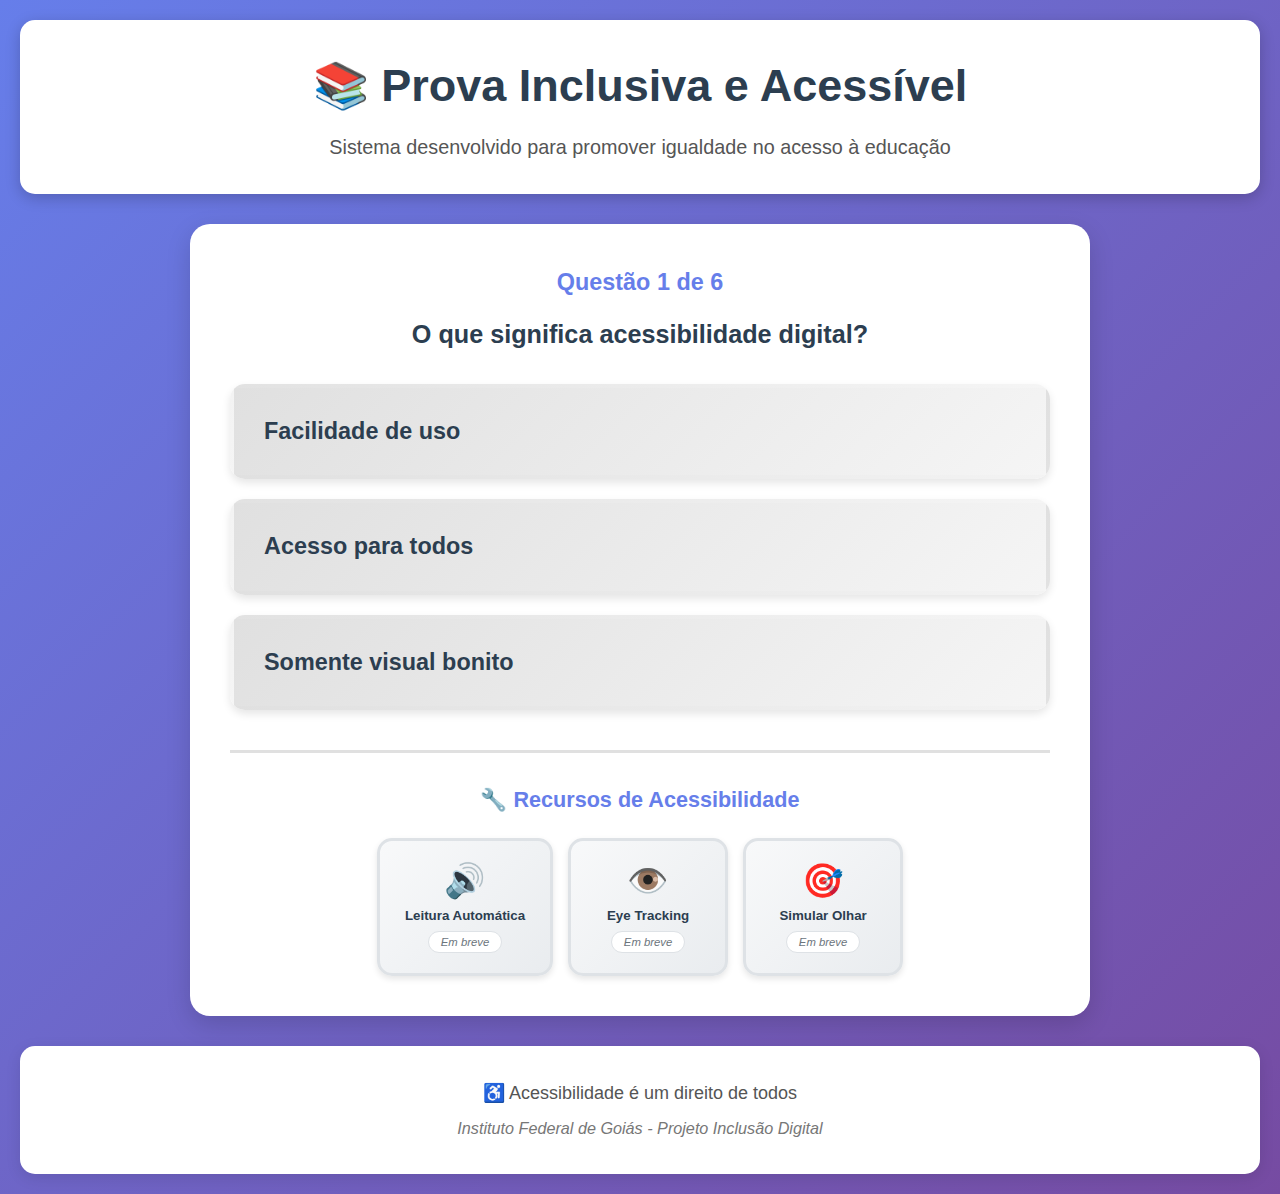
<file: index.html>
<!DOCTYPE html>
<html lang="pt-BR">
<head>
  <meta charset="utf-8" />
  <meta name="viewport" content="width=device-width,initial-scale=1" />
  <title>Prova Inclusiva e Acessível - IFG</title>
  <meta name="description" content="Sistema de avaliação acessível para pessoas com deficiência motora e labial" />
  <link rel="stylesheet" href="style.css" />
</head>
<body>
  <header>
    <h1>📚 Prova Inclusiva e Acessível</h1>
    <p class="subtitle">Sistema desenvolvido para promover igualdade no acesso à educação</p>
  </header>

  <main>
    <div id="quiz-container">
      <!-- Área da pergunta -->
      <div id="question-container"></div>
      
      <!-- Área das opções (múltipla escolha ou frases prontas) -->
      <div id="options-container"></div>
      
      <!-- Área para respostas discursivas -->
      <div id="discursiva-area" class="hidden">
        <h3>📝 Sua resposta:</h3>
        <div id="texto-discursivo" class="texto-area"></div>
        <div class="botoes-discursiva">
          <button id="limpar-btn" class="btn-secundario">🗑️ Limpar</button>
          <button id="enviar-discursiva-btn" class="btn-primario">📤 Enviar Resposta</button>
        </div>
      </div>
      
      <!-- Botão próxima pergunta -->
      <button id="next-btn" class="hidden btn-proximo">➡️ Próxima Pergunta</button>
      
      <!-- Rodapé com funcionalidades futuras -->
      <div class="quiz-footer">
        <h4>🔧 Recursos de Acessibilidade</h4>
        <div class="recursos-container">
          <button id="btn-tts" class="btn-recurso" onclick="ativarLeituraAutomatica(document.getElementById('question-container').textContent)" title="Ativar leitura automática de texto">
            <span class="icone">🔊</span>
            <span class="texto">Leitura Automática</span>
            <span class="status">Em breve</span>
          </button>
          
          <button id="btn-eye-tracking" class="btn-recurso" onclick="ativarEyeTracking()" title="Ativar controle por movimento dos olhos">
            <span class="icone">👁️</span>
            <span class="texto">Eye Tracking</span>
            <span class="status">Em breve</span>
          </button>
          
          <button id="btn-simular-olhar" class="btn-recurso" onclick="simularOlhar()" title="Modo demonstração com simulação de olhar">
            <span class="icone">🎯</span>
            <span class="texto">Simular Olhar</span>
            <span class="status">Em breve</span>
          </button>
        </div>
      </div>
    </div>

    <!-- Resultado -->
    <div id="result" class="hidden">
      <p id="score"></p>
    </div>
  </main>

  <footer>
    <p>♿ Acessibilidade é um direito de todos</p>
    <p class="info-tech">Instituto Federal de Goiás - Projeto Inclusão Digital</p>
  </footer>

  <!-- Modal de Configuração do Eye Tracking -->
  <div id="modal-eye-tracking" class="modal-overlay hidden">
    <div class="modal-container">
      <div class="modal-header">
        <h2>👁️ Configuração do Eye Tracking</h2>
        <button class="modal-close" onclick="fecharModalEyeTracking()">✕</button>
      </div>
      
      <div class="modal-body">
        <!-- Indicador de progresso -->
        <div class="progress-steps">
          <div class="step active" id="step-indicator-1">
            <div class="step-number">1</div>
            <span>Permissões</span>
          </div>
          <div class="step-line"></div>
          <div class="step" id="step-indicator-2">
            <div class="step-number">2</div>
            <span>Posicionamento</span>
          </div>
          <div class="step-line"></div>
          <div class="step" id="step-indicator-3">
            <div class="step-number">3</div>
            <span>Iluminação</span>
          </div>
          <div class="step-line"></div>
          <div class="step" id="step-indicator-4">
            <div class="step-number">4</div>
            <span>Calibração</span>
          </div>
          <div class="step-line"></div>
          <div class="step" id="step-indicator-5">
            <div class="step-number">5</div>
            <span>Teste</span>
          </div>
        </div>

        <!-- Conteúdo dos passos -->
        <div class="step-content">
          <!-- Passo 1: Permissões -->
          <div class="step-panel active" id="step-1">
            <div class="step-icon">📸</div>
            <h3>Passo 1: Permitir Acesso à Câmera</h3>
            <div class="step-description">
              <p>O navegador solicitará permissão para usar sua câmera.</p>
              <div class="instruction-box">
                <ul>
                  <li>✅ Clique em <strong>"Permitir"</strong> quando solicitado</li>
                  <li>🔒 Seus dados não serão gravados ou enviados</li>
                  <li>💻 O processamento é feito localmente no navegador</li>
                </ul>
              </div>
              <div class="warning-box">
                <strong>⚠️ Importante:</strong> Sem acesso à câmera, o Eye Tracking não funcionará.
              </div>
            </div>
          </div>

          <!-- Passo 2: Posicionamento -->
          <div class="step-panel" id="step-2">
            <div class="step-icon">📏</div>
            <h3>Passo 2: Posicionamento Correto</h3>
            <div class="step-description">
              <div class="positioning-guide">
                <img src="data:image/svg+xml,%3Csvg xmlns='http://www.w3.org/2000/svg' viewBox='0 0 400 300'%3E%3Crect fill='%23f0f0f0' width='400' height='300'/%3E%3Crect x='50' y='20' width='300' height='180' fill='%23667eea' rx='10'/%3E%3Crect x='70' y='40' width='260' height='140' fill='%23e0e0e0'/%3E%3Ccircle cx='200' cy='240' r='30' fill='%23ff9800'/%3E%3Cpath d='M185,235 Q200,225 215,235' stroke='%23333' fill='none' stroke-width='3'/%3E%3Ccircle cx='190' cy='230' r='5' fill='%23333'/%3E%3Ccircle cx='210' cy='230' r='5' fill='%23333'/%3E%3Ctext x='200' y='285' text-anchor='middle' font-size='14' fill='%23333'%3E50-70cm%3C/text%3E%3C/svg%3E" alt="Posicionamento" class="guide-image">
              </div>
              <div class="instruction-box">
                <ul>
                  <li>📐 <strong>Distância:</strong> 50-70 cm da tela</li>
                  <li>👤 <strong>Altura:</strong> Rosto centralizado com a tela</li>
                  <li>🪑 <strong>Postura:</strong> Sente-se confortavelmente e ereto</li>
                  <li>📷 <strong>Câmera:</strong> Na altura dos olhos</li>
                </ul>
              </div>
              <div class="tip-box">
                <strong>💡 Dica:</strong> Use um suporte para notebook ou ajuste a altura do monitor.
              </div>
            </div>
          </div>

          <!-- Passo 3: Iluminação -->
          <div class="step-panel" id="step-3">
            <div class="step-icon">💡</div>
            <h3>Passo 3: Iluminação Adequada</h3>
            <div class="step-description">
              <div class="lighting-examples">
                <div class="lighting-card good">
                  <div class="card-icon">✅</div>
                  <h4>Iluminação Boa</h4>
                  <ul>
                    <li>Luz uniforme no rosto</li>
                    <li>Sem sombras fortes</li>
                    <li>Luz natural ou artificial indireta</li>
                  </ul>
                </div>
                <div class="lighting-card bad">
                  <div class="card-icon">❌</div>
                  <h4>Evitar</h4>
                  <ul>
                    <li>Contraluz (janela atrás)</li>
                    <li>Sombras no rosto</li>
                    <li>Luz muito fraca ou muito forte</li>
                  </ul>
                </div>
              </div>
              <div class="instruction-box">
                <ul>
                  <li>☀️ Prefira luz natural difusa</li>
                  <li>💡 Use luz ambiente suave</li>
                  <li>🔆 Evite luz direta nos olhos</li>
                  <li>🪟 Não fique de costas para janela</li>
                </ul>
              </div>
            </div>
          </div>

          <!-- Passo 4: Calibração -->
          <div class="step-panel" id="step-4">
            <div class="step-icon">🎯</div>
            <h3>Passo 4: Processo de Calibração</h3>
            <div class="step-description">
              <p><strong>A calibração iniciará automaticamente quando você clicar em "Iniciar Eye Tracking".</strong></p>
              <div class="instruction-box">
                <h4 style="color: #667eea; margin-bottom: 10px;">📍 O que acontecerá:</h4>
                <ol>
                  <li>🔴 <strong>9 pontos vermelhos</strong> aparecerão pela tela (um de cada vez)</li>
                  <li>👀 <strong>Olhe diretamente</strong> para cada ponto que aparecer</li>
                  <li>🖱️ <strong>Clique no centro</strong> de cada ponto</li>
                  <li>⏱️ Você terá <strong>4 segundos</strong> para cada ponto</li>
                  <li>⌚ Tempo total: <strong>8 segundos de calibração</strong></li>
                  <li>✅ Mínimo recomendado: clicar em <strong>5 pontos</strong></li>
                </ol>
              </div>
              <div class="calibration-tips">
                <h4>📋 Regras IMPORTANTES durante a calibração:</h4>
                <ul>
                  <li><strong>🚫 NÃO mova a cabeça</strong> - mantenha-a completamente imóvel</li>
                  <li><strong>👁️ Mova APENAS os olhos</strong> para olhar para os pontos</li>
                  <li><strong>🎯 Olhe ANTES de clicar</strong> - olhe para o ponto, depois clique</li>
                  <li><strong>⏸️ Mantenha postura estável</strong> durante toda a calibração</li>
                  <li><strong>🔄 Pode recalibrar</strong> clicando nos pontos novamente depois</li>
                </ul>
              </div>
              <div class="warning-box">
                <strong>⚠️ Atenção:</strong> Quanto mais pontos você clicar com precisão, melhor será a detecção do seu olhar. Não tenha pressa!
              </div>
              <div class="tip-box">
                <strong>💡 Dica Pro:</strong> Se a detecção não estiver boa após a calibração, você pode clicar em vários pontos pela tela a qualquer momento para melhorar a precisão.
              </div>
            </div>
          </div>

          <!-- Passo 5: Teste -->
          <div class="step-panel" id="step-5">
            <div class="step-icon">✅</div>
            <h3>Passo 5: Pronto para Começar!</h3>
            <div class="step-description">
              <p><strong>Você está pronto para usar o Eye Tracking!</strong></p>
              <div class="success-box" style="margin: 30px 0;">
                <div style="font-size: 3em; margin-bottom: 15px;">🎉</div>
                <h3 style="color: #4caf50; margin-bottom: 15px;">Tudo Configurado!</h3>
                <p style="font-size: 1.1em; line-height: 1.6;">
                  Ao clicar em "Iniciar Eye Tracking", o processo de calibração começará automaticamente.<br><br>
                  <strong>Lembre-se:</strong> Siga os pontos vermelhos e clique neles!
                </p>
              </div>
              
              <div class="instruction-box">
                <h4 style="color: #667eea; margin-bottom: 10px;">🎯 Como usar após calibração:</h4>
                <ul>
                  <li>👁️ O ponto vermelho seguirá seu olhar pela tela</li>
                  <li>⏱️ Olhe para um botão por <strong>2 segundos</strong> para selecioná-lo</li>
                  <li>📊 Uma barra de progresso aparecerá no botão</li>
                  <li>✨ Quando completar, o botão será clicado automaticamente</li>
                </ul>
              </div>

              <div class="test-checklist">
                <h4 style="color: #2c3e50; margin-bottom: 15px;">📝 Checklist pós-calibração (marque após testar):</h4>
                <div class="checklist-item">
                  <input type="checkbox" id="test-1">
                  <label for="test-1">O ponto vermelho segue meu olhar suavemente</label>
                </div>
                <div class="checklist-item">
                  <input type="checkbox" id="test-2">
                  <label for="test-2">Consigo selecionar botões olhando para eles</label>
                </div>
                <div class="checklist-item">
                  <input type="checkbox" id="test-3">
                  <label for="test-3">A barra de progresso aparece nos botões</label>
                </div>
                <div class="checklist-item">
                  <input type="checkbox" id="test-4">
                  <label for="test-4">O sistema responde em aproximadamente 2 segundos</label>
                </div>
              </div>
              
              <div class="tip-box">
                <strong>💡 Dica Final:</strong> Se algo não funcionar bem, você pode clicar em mais pontos da tela a qualquer momento para recalibrar e melhorar a precisão.
              </div>
            </div>
          </div>
        </div>
      </div>

      <div class="modal-footer">
        <button class="btn-secondary" onclick="voltarPassoModal()" id="btn-voltar-modal">← Voltar</button>
        <button class="btn-primary" onclick="avancarPassoModal()" id="btn-avancar-modal">Próximo →</button>
        <button class="btn-success hidden" onclick="iniciarEyeTracking()" id="btn-iniciar-modal">🚀 Iniciar Eye Tracking</button>
      </div>
    </div>
  </div>

  <!-- Scripts -->
  <script src="https://webgazer.cs.brown.edu/webgazer.js"></script>
  <script src="eye-tracking.js"></script>
  <script src="script.js"></script>
</body>
</html>
</file>
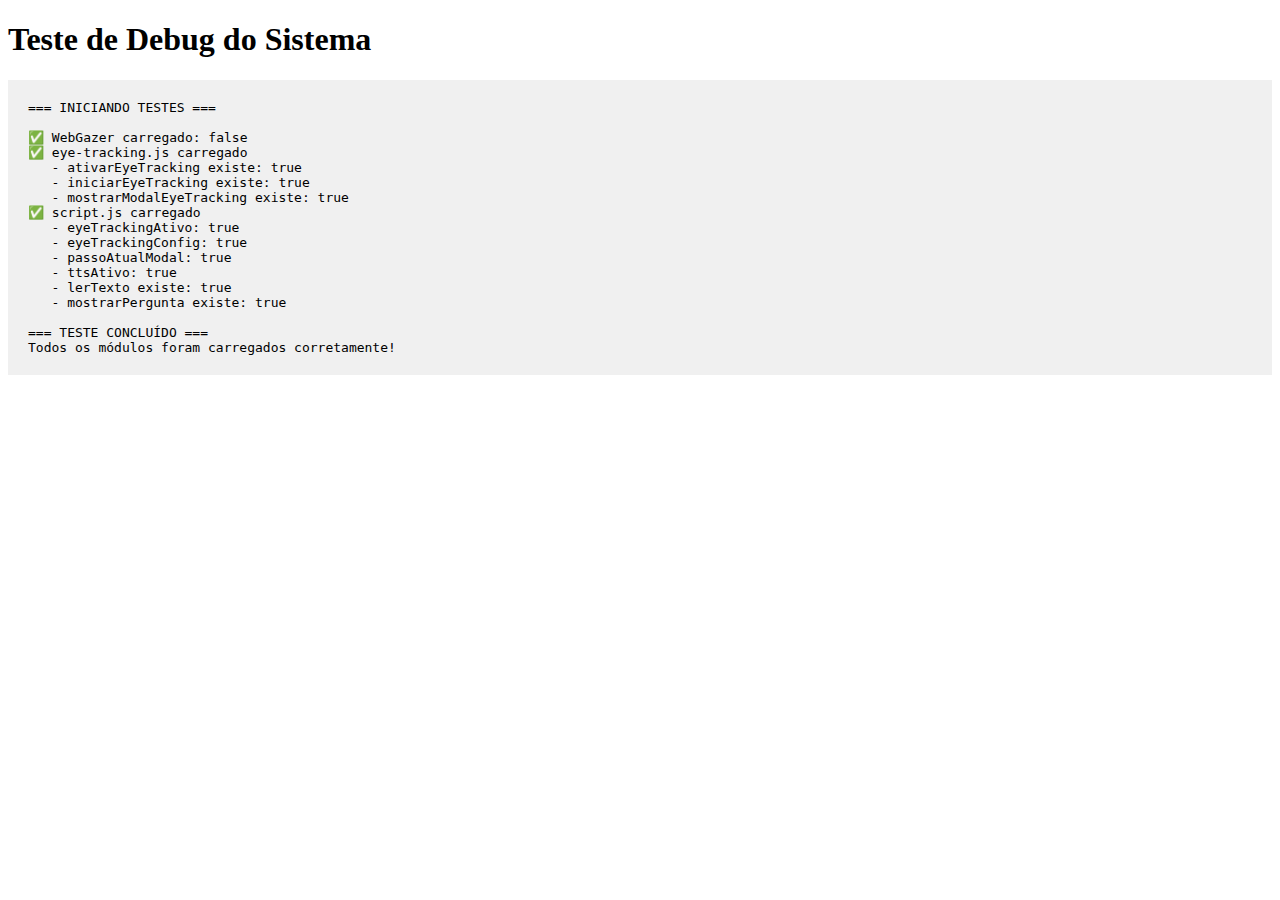
<file: test-debug.html>
<!DOCTYPE html>
<html lang="pt-BR">
<head>
  <meta charset="utf-8" />
  <title>Teste Debug - Sistema de Prova</title>
</head>
<body>
  <h1>Teste de Debug do Sistema</h1>
  <div id="log" style="font-family: monospace; white-space: pre; padding: 20px; background: #f0f0f0;"></div>

  <script>
    const log = document.getElementById('log');
    function addLog(msg) {
      log.textContent += msg + '\n';
      console.log(msg);
    }

    addLog('=== INICIANDO TESTES ===\n');
  </script>

  <!-- Carregar scripts na ordem correta -->
  <script src="https://webgazer.cs.brown.edu/webgazer.js"></script>
  <script>
    addLog('✅ WebGazer carregado: ' + (typeof webgazer !== 'undefined'));
  </script>

  <script src="eye-tracking.js"></script>
  <script>
    addLog('✅ eye-tracking.js carregado');
    addLog('   - ativarEyeTracking existe: ' + (typeof ativarEyeTracking !== 'undefined'));
    addLog('   - iniciarEyeTracking existe: ' + (typeof iniciarEyeTracking !== 'undefined'));
    addLog('   - mostrarModalEyeTracking existe: ' + (typeof mostrarModalEyeTracking !== 'undefined'));
  </script>

  <script src="script.js"></script>
  <script>
    addLog('✅ script.js carregado');
    addLog('   - eyeTrackingAtivo: ' + (typeof eyeTrackingAtivo !== 'undefined'));
    addLog('   - eyeTrackingConfig: ' + (typeof eyeTrackingConfig !== 'undefined'));
    addLog('   - passoAtualModal: ' + (typeof passoAtualModal !== 'undefined'));
    addLog('   - ttsAtivo: ' + (typeof ttsAtivo !== 'undefined'));
    addLog('   - lerTexto existe: ' + (typeof lerTexto !== 'undefined'));
    addLog('   - mostrarPergunta existe: ' + (typeof mostrarPergunta !== 'undefined'));
    
    addLog('\n=== TESTE CONCLUÍDO ===');
    addLog('Todos os módulos foram carregados corretamente!');
  </script>
</body>
</html>
</file>
<file: style.css>
/* 
 * ESTILOS PARA PROVA INCLUSIVA E ACESSÍVEL
 * Foco em: Alto contraste, botões grandes, feedback visual claro
 */

/* Reset e configuração base */
* {
  margin: 0;
  padding: 0;
  box-sizing: border-box;
}

body {
  font-family: 'Arial', 'Segoe UI', sans-serif;
  font-size: 18px;
  line-height: 1.6;
  text-align: center;
  background: linear-gradient(135deg, #667eea 0%, #764ba2 100%);
  color: #2c3e50;
  min-height: 100vh;
  padding: 20px;
  display: flex;
  flex-direction: column;
}

/* Cabeçalho */
header {
  background: white;
  padding: 30px;
  border-radius: 15px;
  box-shadow: 0 4px 15px rgba(0,0,0,0.2);
  margin-bottom: 30px;
}

h1 { 
  color: #2c3e50;
  font-size: 2.5em;
  margin-bottom: 10px;
}

.subtitle {
  color: #555;
  font-size: 1.1em;
  font-weight: 500;
}

/* Container principal */
main {
  flex: 1;
  display: flex;
  flex-direction: column;
  align-items: center;
  justify-content: center;
}

#quiz-container {
  background: white;
  padding: 40px;
  border-radius: 20px;
  box-shadow: 0 8px 25px rgba(0,0,0,0.15);
  max-width: 900px;
  width: 100%;
  min-height: 400px;
}

#question-container {
  margin-bottom: 30px;
}

#question-container h2 {
  color: #667eea;
  font-size: 1.3em;
  margin-bottom: 15px;
}

#question-container p {
  font-size: 1.4em;
  font-weight: 600;
  color: #2c3e50;
  line-height: 1.5;
}

/* Opções de múltipla escolha */
#options-container {
  display: flex;
  flex-direction: column;
  gap: 20px;
  margin: 30px 0;
}

/* Opções de múltipla escolha */
#options-container {
  display: flex;
  flex-direction: column;
  gap: 20px;
  margin: 30px 0;
}

.option {
  background: linear-gradient(135deg, #e0e0e0 0%, #f5f5f5 100%);
  padding: 25px 30px;
  border-radius: 15px;
  cursor: pointer;
  transition: all 0.3s ease;
  font-size: 1.3em;
  font-weight: 600;
  border: 4px solid transparent;
  box-shadow: 0 4px 8px rgba(0,0,0,0.1);
  text-align: left;
}

.option:hover { 
  background: linear-gradient(135deg, #d1d1d1 0%, #e8e8e8 100%);
  border-color: #667eea;
  transform: translateY(-3px);
  box-shadow: 0 6px 12px rgba(0,0,0,0.15);
}

.option:active {
  transform: translateY(0);
}

.selected { 
  background: linear-gradient(135deg, #667eea 0%, #764ba2 100%);
  color: white;
  border-color: #5568d3;
  font-weight: bold;
  transform: scale(1.02);
}

.correto {
  background: linear-gradient(135deg, #4caf50 0%, #66bb6a 100%) !important;
  color: white !important;
  border-color: #2e7d32 !important;
  animation: pulso 0.5s ease;
}

.errado {
  background: linear-gradient(135deg, #f44336 0%, #e57373 100%) !important;
  color: white !important;
  border-color: #c62828 !important;
  animation: shake 0.5s ease;
}

@keyframes pulso {
  0%, 100% { transform: scale(1); }
  50% { transform: scale(1.05); }
}

@keyframes shake {
  0%, 100% { transform: translateX(0); }
  25% { transform: translateX(-10px); }
  75% { transform: translateX(10px); }
}

/* Frases prontas (questões discursivas) */
.frase-option {
  background: linear-gradient(135deg, #fff9c4 0%, #fff59d 100%);
  padding: 20px 25px;
  border-radius: 12px;
  cursor: pointer;
  transition: all 0.3s ease;
  font-size: 1.2em;
  font-weight: 500;
  border: 3px solid #fbc02d;
  box-shadow: 0 3px 6px rgba(0,0,0,0.1);
  text-align: left;
  color: #333;
}

.frase-option:hover {
  background: linear-gradient(135deg, #fff59d 0%, #fff176 100%);
  border-color: #f9a825;
  transform: translateY(-2px);
  box-shadow: 0 5px 10px rgba(0,0,0,0.15);
}

.frase-option:active {
  transform: scale(0.98);
}

/* Área discursiva */
#discursiva-area {
  background: #f8f9fa;
  padding: 25px;
  border-radius: 15px;
  margin-top: 30px;
  border: 3px solid #667eea;
}

#discursiva-area h3 {
  color: #667eea;
  margin-bottom: 15px;
  font-size: 1.3em;
}

.texto-area {
  background: white;
  padding: 20px;
  border-radius: 10px;
  min-height: 120px;
  font-size: 1.2em;
  line-height: 1.8;
  text-align: left;
  border: 2px solid #ddd;
  margin-bottom: 20px;
  color: #333;
  font-weight: 500;
}

.botoes-discursiva {
  display: flex;
  gap: 15px;
  justify-content: center;
  flex-wrap: wrap;
}

/* Botões */
.btn-primario, .btn-secundario, .btn-proximo, .reiniciar-btn {
  padding: 18px 40px;
  font-size: 1.2em;
  font-weight: 600;
  border: none;
  border-radius: 12px;
  cursor: pointer;
  transition: all 0.3s ease;
  box-shadow: 0 4px 8px rgba(0,0,0,0.15);
}

.btn-primario {
  background: linear-gradient(135deg, #4caf50 0%, #66bb6a 100%);
  color: white;
}

.btn-primario:hover {
  background: linear-gradient(135deg, #43a047 0%, #4caf50 100%);
  transform: translateY(-2px);
  box-shadow: 0 6px 12px rgba(0,0,0,0.2);
}

.btn-secundario {
  background: linear-gradient(135deg, #ff9800 0%, #ffa726 100%);
  color: white;
}

.btn-secundario:hover {
  background: linear-gradient(135deg, #f57c00 0%, #ff9800 100%);
  transform: translateY(-2px);
  box-shadow: 0 6px 12px rgba(0,0,0,0.2);
}

.btn-proximo {
  background: linear-gradient(135deg, #2196F3 0%, #42a5f5 100%);
  color: white;
  margin-top: 20px;
}

.btn-proximo:hover {
  background: linear-gradient(135deg, #1976D2 0%, #2196F3 100%);
  transform: translateY(-2px);
  box-shadow: 0 6px 12px rgba(0,0,0,0.2);
}

.reiniciar-btn {
  background: linear-gradient(135deg, #667eea 0%, #764ba2 100%);
  color: white;
  margin-top: 25px;
}

.reiniciar-btn:hover {
  background: linear-gradient(135deg, #5568d3 0%, #6a3f96 100%);
  transform: translateY(-2px);
  box-shadow: 0 6px 12px rgba(0,0,0,0.2);
}

button:active {
  transform: scale(0.98);
}

/* Utilitários */
.hidden { 
  display: none !important;
}

/* Resultado */
#result {
  background: white;
  padding: 40px;
  border-radius: 20px;
  box-shadow: 0 8px 25px rgba(0,0,0,0.15);
  max-width: 700px;
  width: 100%;
  margin-top: 20px;
}

#score {
  font-size: 1.4em;
  font-weight: 600;
  color: #2c3e50;
  line-height: 1.8;
}

.resultado-final {
  background: #f8f9fa;
  padding: 30px;
  border-radius: 15px;
  margin: 25px 0;
  border: 3px solid #667eea;
}

.pontuacao-destaque {
  font-size: 1.8em;
  color: #667eea;
  font-weight: bold;
  margin: 15px 0;
}

.porcentagem {
  font-size: 2.2em;
  color: #4caf50;
  font-weight: bold;
  margin: 20px 0;
}

/* Footer */
footer {
  background: white;
  padding: 25px;
  border-radius: 15px;
  margin-top: 30px;
  box-shadow: 0 4px 15px rgba(0,0,0,0.1);
}

footer p {
  margin: 8px 0;
  color: #555;
  font-size: 1em;
}

.info-tech {
  font-size: 0.9em;
  color: #777;
  font-style: italic;
}

/* Rodapé do Quiz - Recursos de Acessibilidade */
.quiz-footer {
  margin-top: 40px;
  padding-top: 30px;
  border-top: 3px solid #e0e0e0;
}

.quiz-footer h4 {
  color: #667eea;
  font-size: 1.2em;
  margin-bottom: 20px;
}

.recursos-container {
  display: flex;
  gap: 15px;
  justify-content: center;
  flex-wrap: wrap;
}

.btn-recurso {
  display: flex;
  flex-direction: column;
  align-items: center;
  gap: 8px;
  background: linear-gradient(135deg, #f8f9fa 0%, #e9ecef 100%);
  border: 3px solid #dee2e6;
  padding: 20px 25px;
  border-radius: 15px;
  cursor: pointer;
  transition: all 0.3s ease;
  min-width: 160px;
  box-shadow: 0 3px 6px rgba(0,0,0,0.1);
}

.btn-recurso:hover {
  background: linear-gradient(135deg, #e9ecef 0%, #dee2e6 100%);
  border-color: #667eea;
  transform: translateY(-3px);
  box-shadow: 0 5px 12px rgba(0,0,0,0.15);
}

.btn-recurso:active {
  transform: translateY(0);
}

.btn-recurso .icone {
  font-size: 2.5em;
}

.btn-recurso .texto {
  font-size: 1em;
  font-weight: 600;
  color: #2c3e50;
}

.btn-recurso .status {
  font-size: 0.85em;
  color: #6c757d;
  font-style: italic;
  background: #fff;
  padding: 4px 12px;
  border-radius: 12px;
  border: 1px solid #dee2e6;
}

.btn-recurso.ativo {
  background: linear-gradient(135deg, #4caf50 0%, #66bb6a 100%);
  border-color: #2e7d32;
}

.btn-recurso.ativo .texto {
  color: white;
}

.btn-recurso.ativo .status {
  background: #2e7d32;
  color: white;
  border-color: #1b5e20;
}

/* Responsividade */
@media (max-width: 768px) {
  body {
    font-size: 16px;
    padding: 10px;
  }
  
  h1 {
    font-size: 1.8em;
  }
  
  #quiz-container {
    padding: 25px;
  }
  
  .option, .frase-option {
    font-size: 1.1em;
    padding: 20px;
  }
  
  .btn-primario, .btn-secundario, .btn-proximo {
    padding: 15px 30px;
    font-size: 1.1em;
  }
  
  .recursos-container {
    flex-direction: column;
    gap: 10px;
  }
  
  .btn-recurso {
    min-width: 100%;
  }
}
</file>
